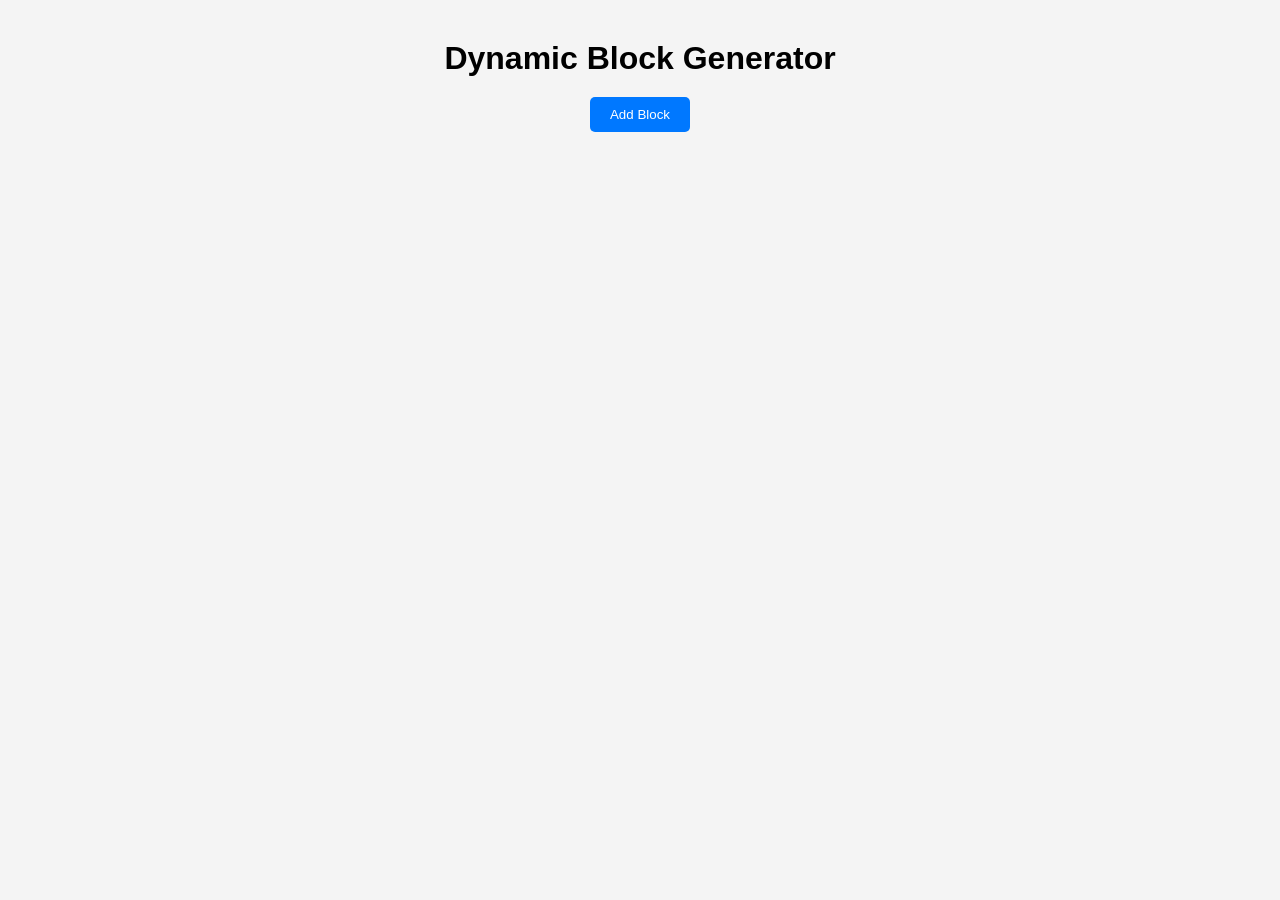
<file: index.html>
<!DOCTYPE html>
<html lang="en">
<head>
    <meta charset="UTF-8">
    <meta name="viewport" content="width=device-width, initial-scale=1.0">
    <title>Dynamic Blocks</title>
    <link rel="stylesheet" href="style.css">
</head>
<body>

    <div class="container">
        <h1>Dynamic Block Generator</h1>
        <button id="addBlockBtn">Add Block</button>
        <div id="blockContainer"></div>
    </div>

    <script src="script.js"></script>
</body>
</html>
</file>
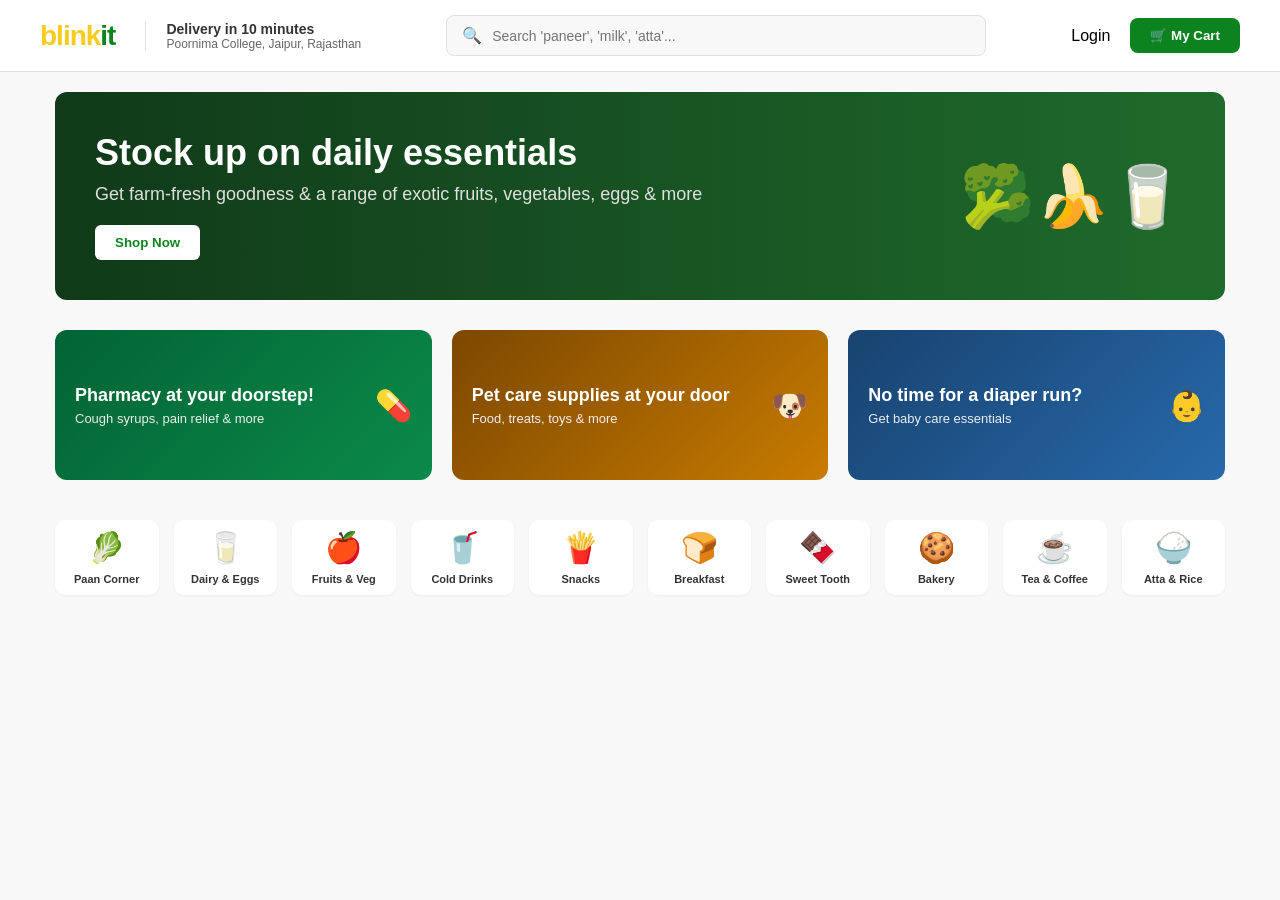
<file: Blinkit/index.html>
<!DOCTYPE html>
<html lang="en">
<head>
    <meta charset="UTF-8">
    <meta name="viewport" content="width=device-width, initial-scale=1.0">
    <title>Blinkit Clone</title>
    <!-- Link to the external CSS file -->
    <link rel="stylesheet" href="style.css">
</head>
<body>

    <!-- Header -->
    <header>
        <div class="header-left">
            <div class="logo">blink<span>it</span></div>
            <div class="location-box">
                <h4>Delivery in 10 minutes</h4>
                <p>Poornima College, Jaipur, Rajasthan</p>
            </div>
        </div>
        
        <div class="search-bar">
            <span>🔍</span> <input type="text" placeholder="Search 'paneer', 'milk', 'atta'...">
        </div>

        <div class="auth-buttons">
            <button class="login-btn">Login</button>
            <button class="cart-btn">🛒 My Cart</button>
        </div>
    </header>

    <!-- Main Content -->
    <div class="container">
        
        <!-- Hero Banner -->
        <div class="banner">
            <div class="banner-text">
                <h1>Stock up on daily essentials</h1>
                <p>Get farm-fresh goodness & a range of exotic fruits, vegetables, eggs & more</p>
                <button class="shop-btn">Shop Now</button>
            </div>
            <div class="banner-icons">🥦🍌🥛</div>
        </div>

        <!-- 3 Promo Cards -->
        <div class="promo-grid">
            <div class="promo-card card-1">
                <div>
                    <h3>Pharmacy at your doorstep!</h3>
                    <p>Cough syrups, pain relief & more</p>
                </div>
                <div>💊</div>
            </div>
            <div class="promo-card card-2">
                <div>
                    <h3>Pet care supplies at your door</h3>
                    <p>Food, treats, toys & more</p>
                </div>
                <div>🐶</div>
            </div>
            <div class="promo-card card-3">
                <div>
                    <h3>No time for a diaper run?</h3>
                    <p>Get baby care essentials</p>
                </div>
                <div>👶</div>
            </div>
        </div>

        <!-- Category Grid Row -->
        <div class="category-grid">
            <div class="category-item"><div class="cat-icon">🥬</div><span>Paan Corner</span></div>
            <div class="category-item"><div class="cat-icon">🥛</div><span>Dairy & Eggs</span></div>
            <div class="category-item"><div class="cat-icon">🍎</div><span>Fruits & Veg</span></div>
            <div class="category-item"><div class="cat-icon">🥤</div><span>Cold Drinks</span></div>
            <div class="category-item"><div class="cat-icon">🍟</div><span>Snacks</span></div>
            <div class="category-item"><div class="cat-icon">🍞</div><span>Breakfast</span></div>
            <div class="category-item"><div class="cat-icon">🍫</div><span>Sweet Tooth</span></div>
            <div class="category-item"><div class="cat-icon">🍪</div><span>Bakery</span></div>
            <div class="category-item"><div class="cat-icon">☕</div><span>Tea & Coffee</span></div>
            <div class="category-item"><div class="cat-icon">🍚</div><span>Atta & Rice</span></div>
        </div>

    </div>

</body>
</html>
</file>
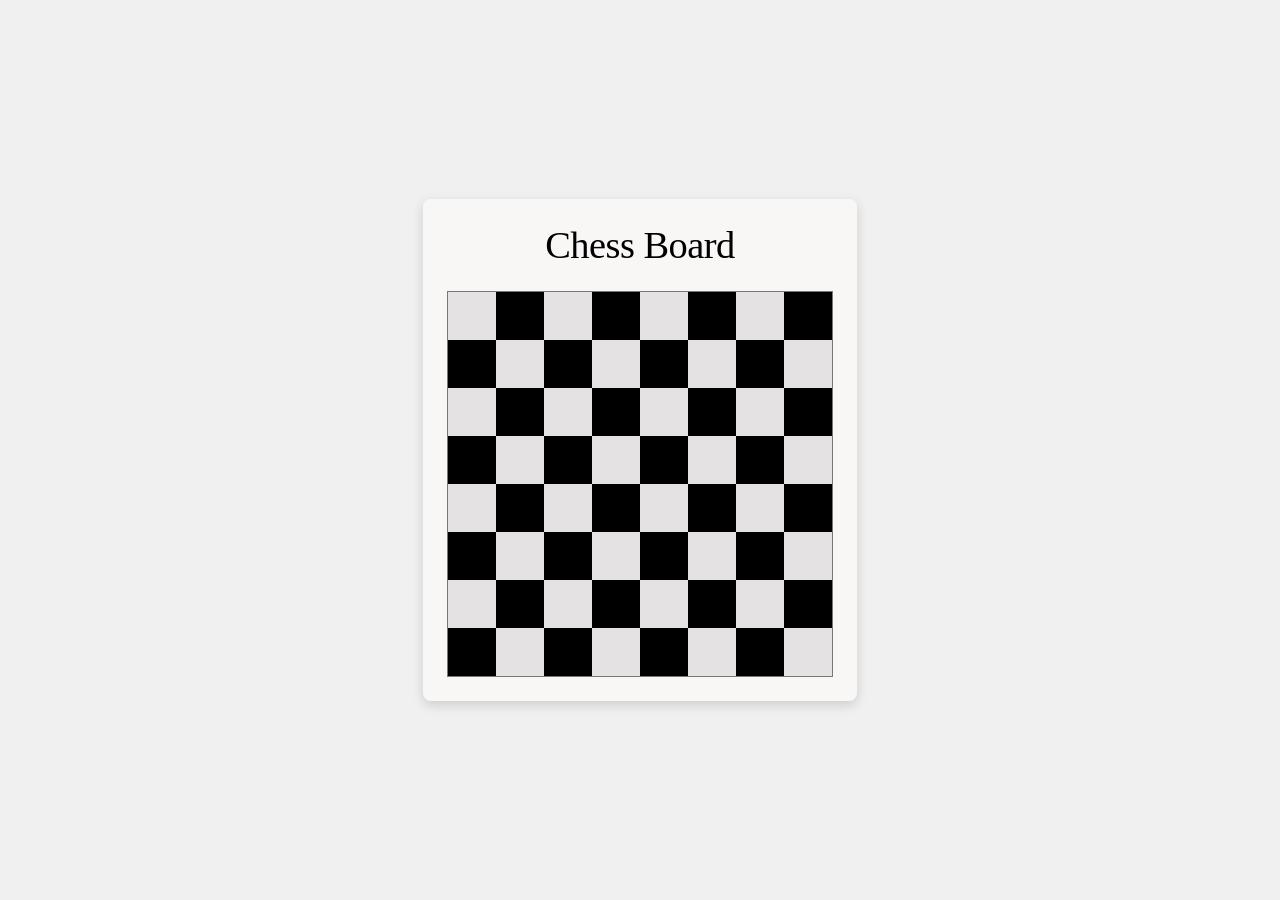
<file: chess/index.html>
<!DOCTYPE html>
<html lang="en">
<head>
  <meta charset="UTF-8">
  <meta name="viewport" content="width=device-width, initial-scale=1.0">
  <title>GeeksforGeeks Chessboard</title>
  <!-- Link to the external CSS file -->
  <link rel="stylesheet" href="style.css">
</head>
<body>

  <div class="container">
    <h1 class="logo-heading">Chess Board</h1>
    
    <div class="chessboard">
      <!-- Row 1 -->
      <div class="square light"></div><div class="square dark"></div><div class="square light"></div><div class="square dark"></div><div class="square light"></div><div class="square dark"></div><div class="square light"></div><div class="square dark"></div>
      <!-- Row 2 -->
      <div class="square dark"></div><div class="square light"></div><div class="square dark"></div><div class="square light"></div><div class="square dark"></div><div class="square light"></div><div class="square dark"></div><div class="square light"></div>
      <!-- Row 3 -->
      <div class="square light"></div><div class="square dark"></div><div class="square light"></div><div class="square dark"></div><div class="square light"></div><div class="square dark"></div><div class="square light"></div><div class="square dark"></div>
      <!-- Row 4 -->
      <div class="square dark"></div><div class="square light"></div><div class="square dark"></div><div class="square light"></div><div class="square dark"></div><div class="square light"></div><div class="square dark"></div><div class="square light"></div>
      <!-- Row 5 -->
      <div class="square light"></div><div class="square dark"></div><div class="square light"></div><div class="square dark"></div><div class="square light"></div><div class="square dark"></div><div class="square light"></div><div class="square dark"></div>
      <!-- Row 6 -->
      <div class="square dark"></div><div class="square light"></div><div class="square dark"></div><div class="square light"></div><div class="square dark"></div><div class="square light"></div><div class="square dark"></div><div class="square light"></div>
      <!-- Row 7 -->
      <div class="square light"></div><div class="square dark"></div><div class="square light"></div><div class="square dark"></div><div class="square light"></div><div class="square dark"></div><div class="square light"></div><div class="square dark"></div>
      <!-- Row 8 -->
      <div class="square dark"></div><div class="square light"></div><div class="square dark"></div><div class="square light"></div><div class="square dark"></div><div class="square light"></div><div class="square dark"></div><div class="square light"></div>
    </div>
  </div>

</body>
</html>
</file>
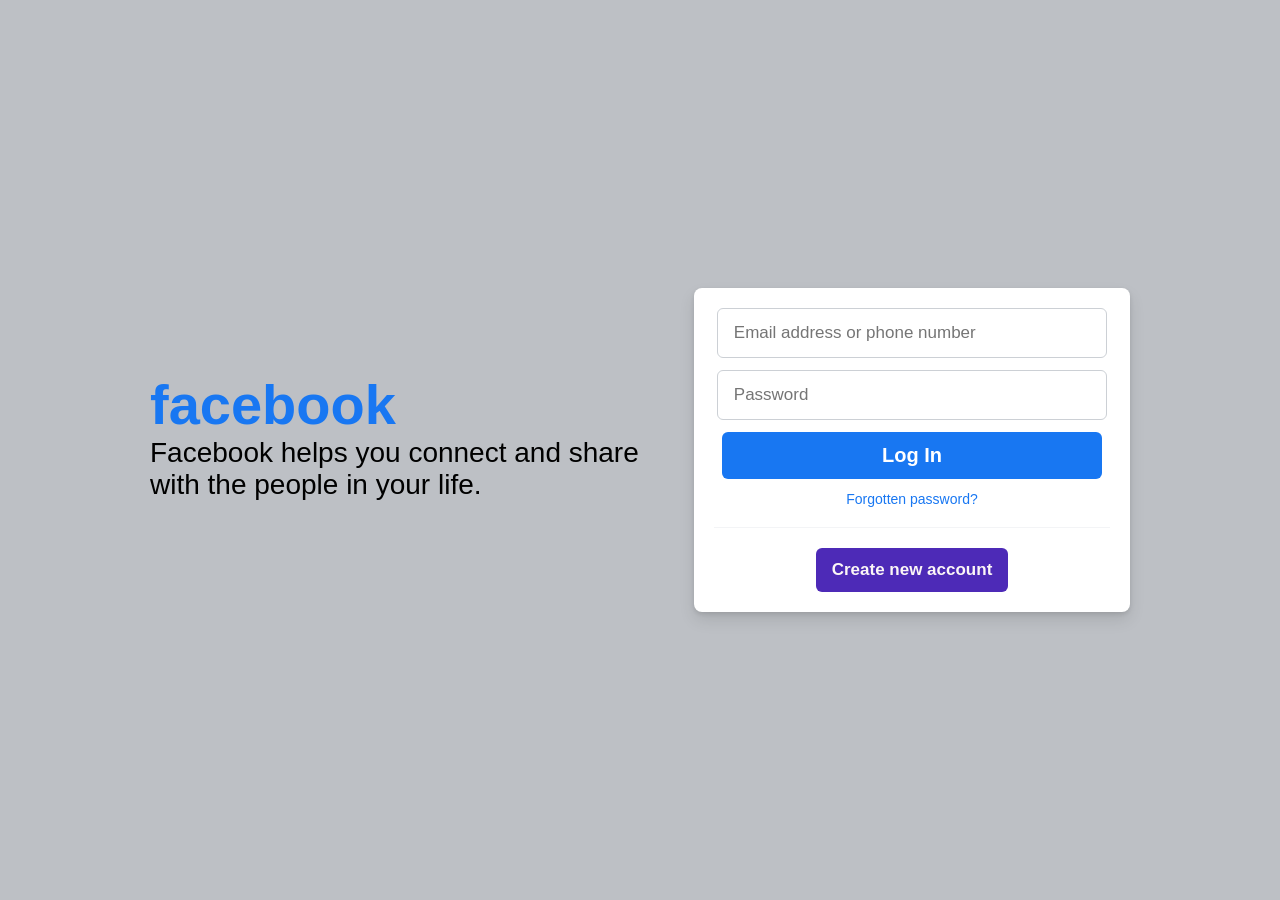
<file: Facebook/index.html>
<!DOCTYPE html>
<html>
<head>
    <title>Facebook - log in or sign up</title>
    <style>
        body {
            font-family: Helvetica, Arial, sans-serif;
            background-color: #bdc0c5;
            display: flex;
            justify-content: center;
            align-items: center;
            height: 100vh;
            margin: 0;
        }
        .container {
            display: flex;
            justify-content: space-between;
            align-items: center;
            width: 980px;
        }
        .left-side {
            width: 500px;
            padding-right: 32px;
        }
        .left-side h1 {
            color: #1877f2;
            font-size: 56px;
            margin: 0;
        }
        .left-side p {
            font-size: 28px;
            line-height: 32px;
            margin-top: 0;
        }
        .right-side {
            width: 396px;
            background-color: #ffffff;
            padding: 20px;
            border-radius: 8px;
            box-shadow: 0 2px 4px rgba(0, 0, 0, 0.1), 0 8px 16px rgba(0, 0, 0, 0.1);
            text-align: center;
        }
        .right-side input {
            width: 90%;
            padding: 14px 16px;
            font-size: 17px;
            border: 1px solid #ccd0d5;
            border-radius: 6px;
            margin-bottom: 12px;
        }
        .login-btn {
            width: 96%;
            background-color: #1877f2;
            color: white;
            border: none;
            border-radius: 6px;
            font-size: 20px;
            font-weight: bold;
            padding: 12px;
            cursor: pointer;
            margin-bottom: 12px;
        }
        .login-btn:hover {
            background-color: #166fe5;
        }
        .forgot-link {
            display: block;
            color: #1877f2;
            font-size: 14px;
            text-decoration: none;
            margin-bottom: 20px;
        }
        .forgot-link:hover {
            text-decoration: underline;
        }
        hr {
            border: none;
            border-top: 1px solid #f3f4f6;
            margin-bottom: 20px;
        }
        .create-btn {
            background-color: #4d2ab7;
            color: rgb(251, 246, 246);
            border: none;
            border-radius: 6px;
            font-size: 17px;
            font-weight: bold;
            padding: 12px 16px;
            cursor: pointer;
        }
        .create-btn:hover {
            background-color: #36a420;
        }
    </style>
</head>
<body>

    <div class="container">
        <!-- Left Side: Branding -->
        <div class="left-side">
            <h1>facebook</h1>
            <p>Facebook helps you connect and share with the people in your life.</p>
        </div>

        <!-- Right Side: Login Box -->
        <div class="right-side">
            <form>
                <input type="text" name="email" placeholder="Email address or phone number"><br>
                <input type="password" name="password" placeholder="Password"><br>
                <button type="submit" class="login-btn">Log In</button>
            </form>

            <a href="#" class="forgot-link">Forgotten password?</a>
            
            <hr>
            
            <button class="create-btn">Create new account</button>
        </div>
    </div>

</body>
</html>
</file>
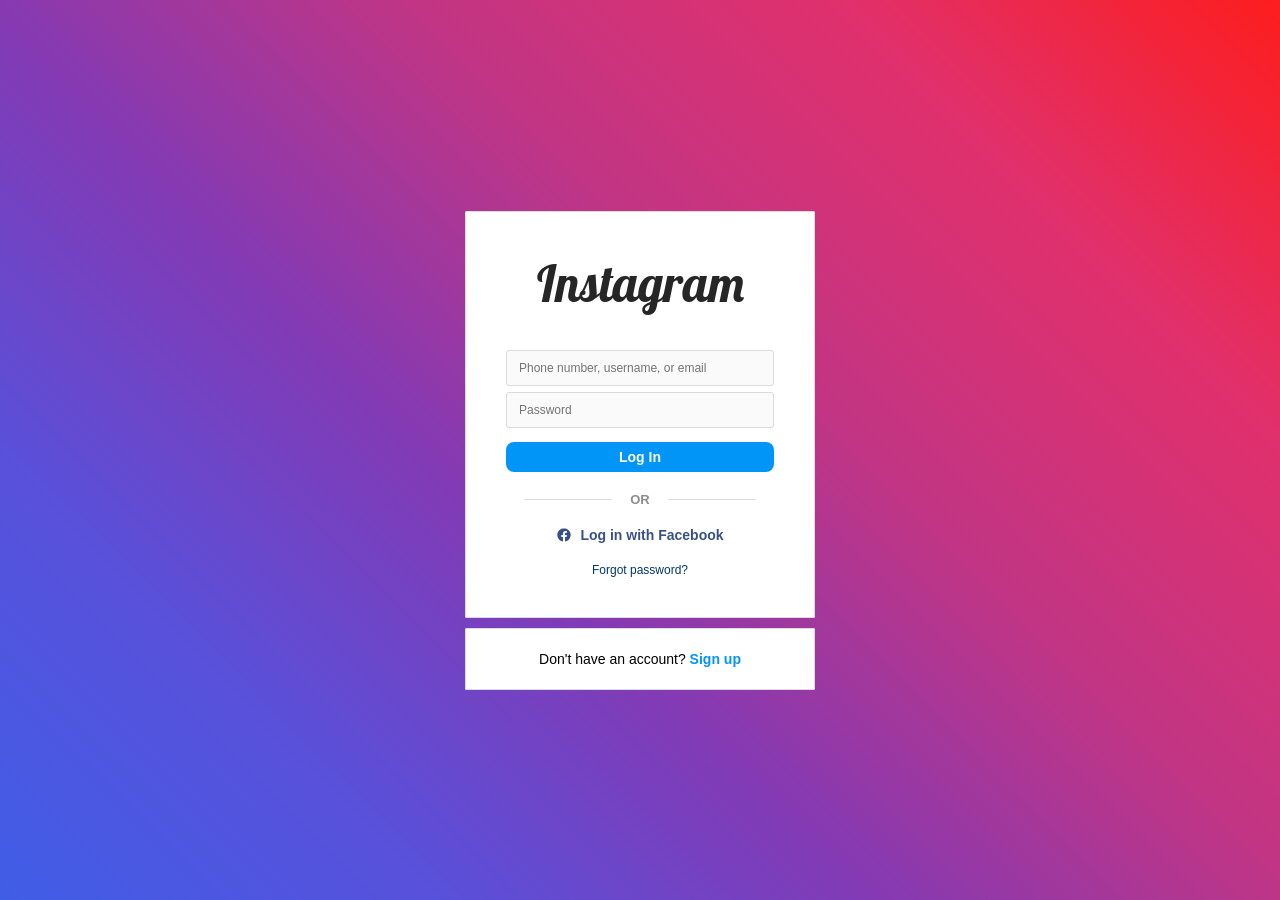
<file: Instagram/index.html>
<!DOCTYPE html>
<html lang="en">
<head>
    <meta charset="UTF-8">
    <meta name="viewport" content="width=device-width, initial-scale=1.0">
    <title>Login • Instagram</title>
    <!-- Link to external CSS -->
    <link rel="stylesheet" href="style.css">
</head>
<body>

    <div class="main-container">
        <!-- Login Card -->
        <div class="login-box">
            <div class="logo">Instagram</div>
            <form>
                <input type="text" name="username" placeholder="Phone number, username, or email">
                <input type="password" name="password" placeholder="Password">
                <button type="submit" class="login-btn">Log In</button>
            </form>
            
            <div class="or-divider">OR</div>
            
            <a href="#" class="fb-login">
                <svg class="fb-icon" viewBox="0 0 24 24" fill="#385185">
                    <path d="M12 2.04c-5.5 0-10 4.5-10 10 0 5 3.66 9.13 8.44 9.88v-6.99h-2.54v-2.89h2.54v-2.2c0-2.5 1.49-3.89 3.77-3.89 1.09 0 2.23.19 2.23.19v2.46h-1.26c-1.24 0-1.63.77-1.63 1.56v1.88h2.77l-.44 2.89h-2.33v6.99c4.78-.75 8.44-4.88 8.44-9.88 0-5.5-4.5-10-10-10z"/>
                </svg>
                Log in with Facebook
            </a>
            
            <a href="#" class="forgot-pw">Forgot password?</a>
        </div>

        <!-- Sign Up Card -->
        <div class="signup-box">
            Don't have an account? <a href="#">Sign up</a>
        </div>
    </div>

</body>
</html>
</file>
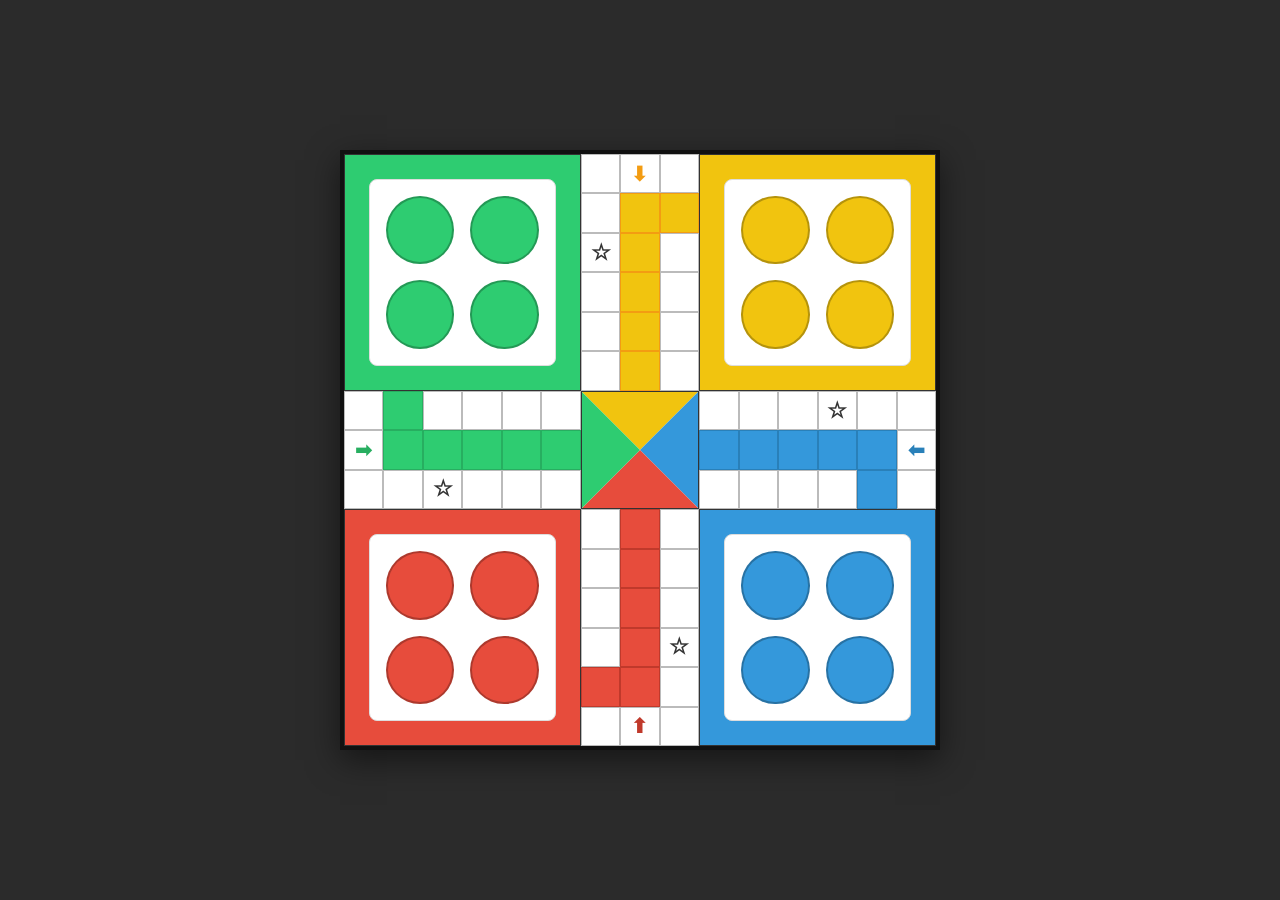
<file: ludo/index.html>
<!DOCTYPE html>
<html lang="en">
<head>
  <meta charset="UTF-8" />
  <meta name="viewport" content="width=device-width, initial-scale=1.0" />
  <title>Ludo Board</title>
  <!-- Link to the external CSS file -->
  <link rel="stylesheet" href="style.css">
</head>
<body>

  <div class="ludo-board">
    <!-- Green Base -->
    <div class="base base-green">
      <div class="base-inner">
        <div class="circle"></div><div class="circle"></div>
        <div class="circle"></div><div class="circle"></div>
      </div>
    </div>

    <!-- Yellow Base -->
    <div class="base base-yellow">
      <div class="base-inner">
        <div class="circle"></div><div class="circle"></div>
        <div class="circle"></div><div class="circle"></div>
      </div>
    </div>

    <!-- Red Base -->
    <div class="base base-red">
      <div class="base-inner">
        <div class="circle"></div><div class="circle"></div>
        <div class="circle"></div><div class="circle"></div>
      </div>
    </div>

    <!-- Blue Base -->
    <div class="base base-blue">
      <div class="base-inner">
        <div class="circle"></div><div class="circle"></div>
        <div class="circle"></div><div class="circle"></div>
      </div>
    </div>

    <!-- Center Triangles -->
    <div class="center-box">
      <div class="triangle-top"></div>
      <div class="triangle-right"></div>
      <div class="triangle-bottom"></div>
      <div class="triangle-left"></div>
    </div>

    <!-- TOP ARM (Columns 7 to 9, Rows 1 to 6) -->
    <!-- Row 1 -->
    <div class="cell" style="grid-area: 1/7;"></div>
    <div class="cell arrow text-y" style="grid-area: 1/8;">⬇</div>
    <div class="cell" style="grid-area: 1/9;"></div>
    <!-- Row 2 -->
    <div class="cell" style="grid-area: 2/7;"></div>
    <div class="cell bg-y" style="grid-area: 2/8;"></div>
    <div class="cell bg-y" style="grid-area: 2/9;"></div>
    <!-- Row 3 -->
    <div class="cell star" style="grid-area: 3/7;">☆</div>
    <div class="cell bg-y" style="grid-area: 3/8;"></div>
    <div class="cell" style="grid-area: 3/9;"></div>
    <!-- Row 4 -->
    <div class="cell" style="grid-area: 4/7;"></div>
    <div class="cell bg-y" style="grid-area: 4/8;"></div>
    <div class="cell" style="grid-area: 4/9;"></div>
    <!-- Row 5 -->
    <div class="cell" style="grid-area: 5/7;"></div>
    <div class="cell bg-y" style="grid-area: 5/8;"></div>
    <div class="cell" style="grid-area: 5/9;"></div>
    <!-- Row 6 -->
    <div class="cell" style="grid-area: 6/7;"></div>
    <div class="cell bg-y" style="grid-area: 6/8;"></div>
    <div class="cell" style="grid-area: 6/9;"></div>

    <!-- BOTTOM ARM (Columns 7 to 9, Rows 10 to 15) -->
    <!-- Row 10 -->
    <div class="cell" style="grid-area: 10/7;"></div>
    <div class="cell bg-r" style="grid-area: 10/8;"></div>
    <div class="cell" style="grid-area: 10/9;"></div>
    <!-- Row 11 -->
    <div class="cell" style="grid-area: 11/7;"></div>
    <div class="cell bg-r" style="grid-area: 11/8;"></div>
    <div class="cell" style="grid-area: 11/9;"></div>
    <!-- Row 12 -->
    <div class="cell" style="grid-area: 12/7;"></div>
    <div class="cell bg-r" style="grid-area: 12/8;"></div>
    <div class="cell" style="grid-area: 12/9;"></div>
    <!-- Row 13 -->
    <div class="cell" style="grid-area: 13/7;"></div>
    <div class="cell bg-r" style="grid-area: 13/8;"></div>
    <div class="cell star" style="grid-area: 13/9;">☆</div>
    <!-- Row 14 -->
    <div class="cell bg-r" style="grid-area: 14/7;"></div>
    <div class="cell bg-r" style="grid-area: 14/8;"></div>
    <div class="cell" style="grid-area: 14/9;"></div>
    <!-- Row 15 -->
    <div class="cell" style="grid-area: 15/7;"></div>
    <div class="cell arrow text-r" style="grid-area: 15/8;">⬆</div>
    <div class="cell" style="grid-area: 15/9;"></div>

    <!-- LEFT ARM (Columns 1 to 6, Rows 7 to 9) -->
    <!-- Row 7 -->
    <div class="cell" style="grid-area: 7/1;"></div>
    <div class="cell bg-g" style="grid-area: 7/2;"></div>
    <div class="cell" style="grid-area: 7/3;"></div>
    <div class="cell" style="grid-area: 7/4;"></div>
    <div class="cell" style="grid-area: 7/5;"></div>
    <div class="cell" style="grid-area: 7/6;"></div>
    <!-- Row 8 -->
    <div class="cell arrow text-g" style="grid-area: 8/1;">➡</div>
    <div class="cell bg-g" style="grid-area: 8/2;"></div>
    <div class="cell bg-g" style="grid-area: 8/3;"></div>
    <div class="cell bg-g" style="grid-area: 8/4;"></div>
    <div class="cell bg-g" style="grid-area: 8/5;"></div>
    <div class="cell bg-g" style="grid-area: 8/6;"></div>
    <!-- Row 9 -->
    <div class="cell" style="grid-area: 9/1;"></div>
    <div class="cell" style="grid-area: 9/2;"></div>
    <div class="cell star" style="grid-area: 9/3;">☆</div>
    <div class="cell" style="grid-area: 9/4;"></div>
    <div class="cell" style="grid-area: 9/5;"></div>
    <div class="cell" style="grid-area: 9/6;"></div>

    <!-- RIGHT ARM (Columns 10 to 15, Rows 7 to 9) -->
    <!-- Row 7 -->
    <div class="cell" style="grid-area: 7/10;"></div>
    <div class="cell" style="grid-area: 7/11;"></div>
    <div class="cell" style="grid-area: 7/12;"></div>
    <div class="cell star" style="grid-area: 7/13;">☆</div>
    <div class="cell" style="grid-area: 7/14;"></div>
    <div class="cell" style="grid-area: 7/15;"></div>
    <!-- Row 8 -->
    <div class="cell bg-b" style="grid-area: 8/10;"></div>
    <div class="cell bg-b" style="grid-area: 8/11;"></div>
    <div class="cell bg-b" style="grid-area: 8/12;"></div>
    <div class="cell bg-b" style="grid-area: 8/13;"></div>
    <div class="cell bg-b" style="grid-area: 8/14;"></div>
    <div class="cell arrow text-b" style="grid-area: 8/15;">⬅</div>
    <!-- Row 9 -->
    <div class="cell" style="grid-area: 9/10;"></div>
    <div class="cell" style="grid-area: 9/11;"></div>
    <div class="cell" style="grid-area: 9/12;"></div>
    <div class="cell" style="grid-area: 9/13;"></div>
    <div class="cell bg-b" style="grid-area: 9/14;"></div>
    <div class="cell" style="grid-area: 9/15;"></div>
  </div>

</body>
</html>
</file>
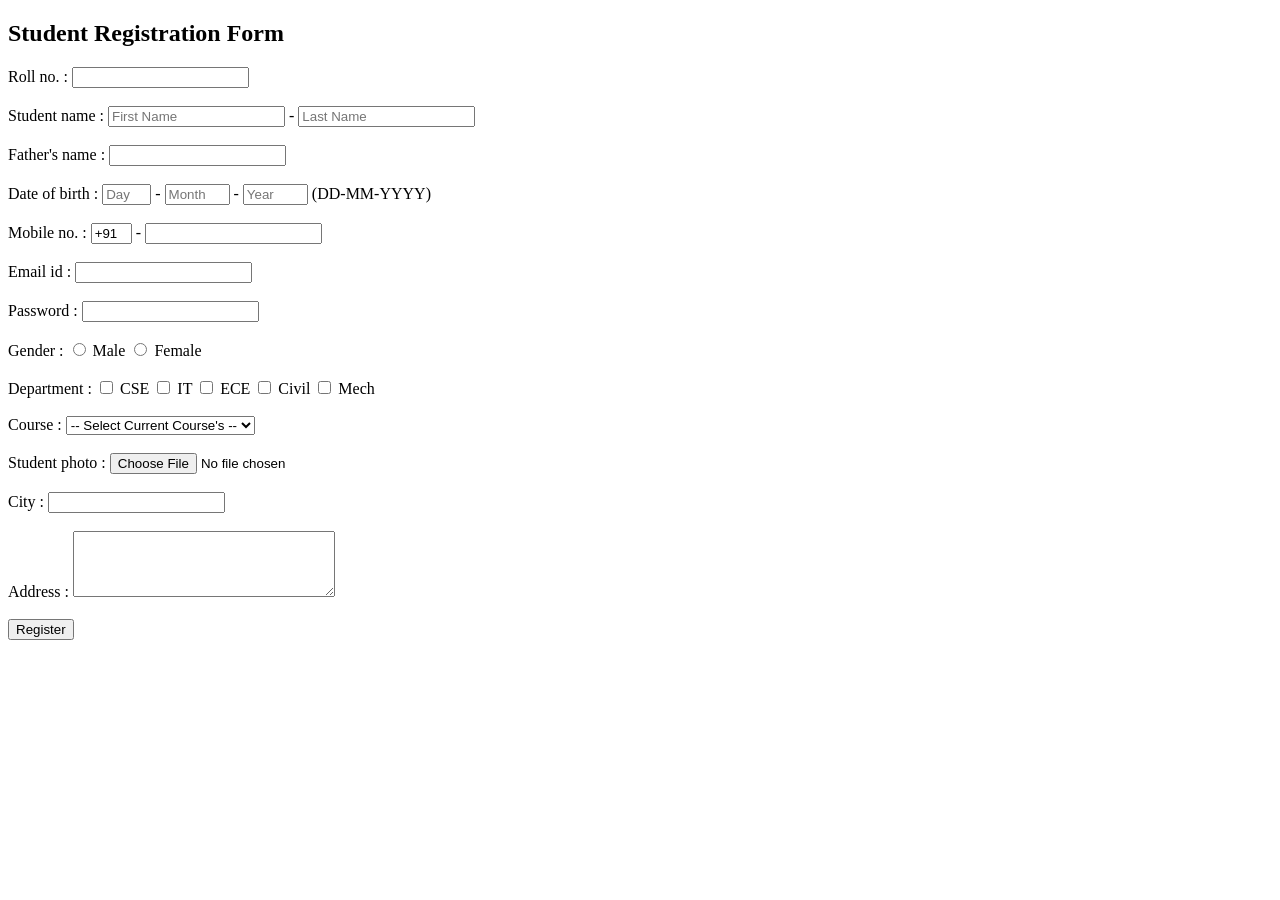
<file: Day 1/form.html>
<!DOCTYPE html>
<html>
<head>
    <title>Student Registration Form</title>
</head>
<body>

    <h2>Student Registration Form</h2>

    <form>
        Roll no. : <input type="text" name="rollno"><br><br>
        
        Student name : 
        <input type="text" name="firstname" placeholder="First Name"> - 
        <input type="text" name="lastname" placeholder="Last Name"><br><br>
        
        Father's name : <input type="text" name="fathername"><br><br>
        
        Date of birth : 
        <input type="text" name="day" placeholder="Day" size="4"> - 
        <input type="text" name="month" placeholder="Month" size="6"> - 
        <input type="text" name="year" placeholder="Year" size="6"> (DD-MM-YYYY)<br><br>
        
        Mobile no. : <input type="text" value="+91" size="3" readonly> - <input type="tel" name="mobile"><br><br>
        
        Email id : <input type="email" name="email"><br><br>
        
        Password : <input type="password" name="password"><br><br>
        
        Gender : 
        <input type="radio" name="gender" value="Male"> Male 
        <input type="radio" name="gender" value="Female"> Female<br><br>
        
        Department : 
        <input type="checkbox" name="dept" value="CSE"> CSE 
        <input type="checkbox" name="dept" value="IT"> IT 
        <input type="checkbox" name="dept" value="ECE"> ECE 
        <input type="checkbox" name="dept" value="Civil"> Civil 
        <input type="checkbox" name="dept" value="Mech"> Mech<br><br>
        
        Course : 
        <select name="course">
            <option>-- Select Current Course's --</option>
            <option value="btech">B.Tech</option>
            <option value="mtech">M.Tech</option>
            <option value="bca">BCA</option>
            <option value="mca">MCA</option>
        </select><br><br>
        
        Student photo : <input type="file" name="photo"><br><br>
        
        City : <input type="text" name="city"><br><br>
        
        Address : <textarea name="address" rows="4" cols="30"></textarea><br><br>
        
        <input type="submit" value="Register">
    </form>

</body>
</htm>
</file>
<file: style.css>
* {
    margin: 0;
    padding: 0;
    box-sizing: border-box;
    font-family: Arial, sans-serif;
}

body {
    background: #f4f4f4;
    display: flex;
    justify-content: center;
    padding: 40px;
}

.container {
    text-align: center;
}

h1 {
    margin-bottom: 20px;
}

button {
    padding: 10px 20px;
    border: none;
    background: #0078ff;
    color: white;
    border-radius: 5px;
    cursor: pointer;
    margin-bottom: 20px;
}

button:hover {
    background: #005fd1;
}

#blockContainer {
    display: flex;
    flex-wrap: wrap;
    gap: 10px;
    justify-content: center;
}

.block {
    width: 100px;
    height: 100px;
    border-radius: 10px;
    display: flex;
    align-items: center;
    justify-content: center;
    color: white;
    font-weight: bold;
    animation: fadeIn 0.4s ease;
}

@keyframes fadeIn {
    from {
        opacity: 0;
        transform: scale(0.8);
    }
    to {
        opacity: 1;
        transform: scale(1);
    }
}
</file>
<file: Blinkit/style.css>
* {
    box-sizing: border-box;
    margin: 0;
    padding: 0;
    font-family: Arial, sans-serif;
}

body {
    background-color: #f8f8f8;
    color: #333;
}

/* Header Navigation */
header {
    display: flex;
    justify-content: space-between;
    align-items: center;
    padding: 15px 40px;
    background-color: #fff;
    border-bottom: 1px solid #e0e0e0;
    position: sticky;
    top: 0;
    z-index: 100;
}

.header-left {
    display: flex;
    align-items: center;
    gap: 30px;
}

.logo {
    font-size: 28px;
    font-weight: bold;
    color: #f8cb1c;
    letter-spacing: -1px;
}

.logo span {
    color: #0c831f;
}

.location-box {
    border-left: 1px solid #e0e0e0;
    padding-left: 20px;
}

.location-box h4 {
    font-size: 14px;
    font-weight: bold;
}

.location-box p {
    font-size: 12px;
    color: #666;
}

.search-bar {
    flex: 0 0 45%;
    background-color: #f8f8f8;
    border: 1px solid #e0e0e0;
    border-radius: 8px;
    display: flex;
    align-items: center;
    padding: 10px 15px;
}

.search-bar input {
    border: none;
    background: transparent;
    outline: none;
    width: 100%;
    margin-left: 10px;
    font-size: 14px;
}

.auth-buttons {
    display: flex;
    align-items: center;
    gap: 20px;
}

.login-btn {
    background: none;
    border: none;
    font-size: 16px;
    cursor: pointer;
}

.cart-btn {
    background-color: #0c831f;
    color: white;
    border: none;
    padding: 10px 20px;
    border-radius: 8px;
    font-weight: bold;
    display: flex;
    align-items: center;
    gap: 8px;
    cursor: pointer;
}

/* Main Container */
.container {
    max-width: 1200px;
    margin: 20px auto;
    padding: 0 15px;
}

/* Hero Banner */
.banner {
    background: linear-gradient(90deg, #103a19 0%, #1f6b2b 100%);
    border-radius: 12px;
    color: white;
    display: flex;
    justify-content: space-between;
    align-items: center;
    padding: 40px;
    margin-bottom: 30px;
}

.banner-text h1 {
    font-size: 36px;
    margin-bottom: 10px;
}

.banner-text p {
    font-size: 18px;
    color: #e0e0e0;
    margin-bottom: 20px;
}

.shop-btn {
    background-color: white;
    color: #0c831f;
    border: none;
    padding: 10px 20px;
    border-radius: 6px;
    font-weight: bold;
    cursor: pointer;
}

.banner-icons {
    font-size: 60px;
}

/* Promo Cards Row */
.promo-grid {
    display: grid;
    grid-template-columns: repeat(3, 1fr);
    gap: 20px;
    margin-bottom: 40px;
}

.promo-card {
    border-radius: 12px;
    padding: 20px;
    color: white;
    display: flex;
    justify-content: space-between;
    align-items: center;
    height: 150px;
    font-size: 30px;
}

.card-1 { background: linear-gradient(135deg, #026334, #0b8a4a); }
.card-2 { background: linear-gradient(135deg, #7c4700, #c87c00); }
.card-3 { background: linear-gradient(135deg, #18436f, #2769ab); }

.promo-card h3 {
    font-size: 18px;
    margin-bottom: 5px;
}

.promo-card p {
    font-size: 13px;
    opacity: 0.9;
}

/* Category Grid */
.category-grid {
    display: grid;
    grid-template-columns: repeat(10, 1fr);
    gap: 15px;
    margin-bottom: 30px;
}

.category-item {
    background: white;
    border-radius: 10px;
    text-align: center;
    padding: 10px;
    box-shadow: 0 1px 3px rgba(0,0,0,0.05);
}

.cat-icon {
    font-size: 30px;
    margin-bottom: 8px;
}

.category-item span {
    font-size: 11px;
    color: #333;
    font-weight: 600;
    display: block;
}
</file>
<file: chess/style.css>
* {
  box-sizing: border-box;
  margin: 0;
  padding: 0;
}

body {
  display: flex;
  justify-content: center;
  align-items: center;
  min-height: 100vh;
  background-color: #f0f0f0;
  font-family: Georgia, serif;
}

.container {
  display: flex;
  flex-direction: column;
  align-items: center;
  background-color: #f9f6f6;
  padding: 24px;
  border-radius: 8px;
  box-shadow: 0 4px 12px rgba(0, 0, 0, 0.15);
}

.logo-heading {
  color: #000000;
  font-size: 2.4rem;
  font-weight: 500;
  margin-bottom: 24px;
  letter-spacing: -0.5px;
}

/* 8x8 Grid Container */
.chessboard {
  display: grid;
  grid-template-columns: repeat(8, 48px);
  grid-template-rows: repeat(8, 48px);
  border: 1px solid #777;
}

/* Base square style */
.square {
  width: 48px;
  height: 48px;
}

.light {
  background-color: rgb(228, 226, 227);
}

.dark {
  background-color: #000000;
}
</file>
<file: Instagram/style.css>
@import url('https://fonts.googleapis.com/css2?family=Lobster&display=swap');

* {
    box-sizing: border-box;
    margin: 0;
    padding: 0;
}

body {
    font-family: -apple-system, BlinkMacSystemFont, "Segoe UI", Roboto, Helvetica, Arial, sans-serif;
    background: linear-gradient(45deg, #405de6, #5851db, #833ab4, #c13584, #e1306c, #fd1d1d);
    display: flex;
    justify-content: center;
    align-items: center;
    height: 100vh;
}

.main-container {
    display: flex;
    flex-direction: column;
    gap: 10px;
    width: 350px;
}

.login-box {
    background-color: #ffffff;
    border: 1px solid #dbdbdb;
    padding: 40px;
    text-align: center;
    border-radius: 1px;
}

.logo {
    font-family: 'Lobster', cursive;
    font-size: 50px;
    margin-bottom: 35px;
    color: #262626;
}

input {
    width: 100%;
    padding: 10px 12px;
    margin-bottom: 6px;
    background-color: #fafafa;
    border: 1px solid #dbdbdb;
    border-radius: 3px;
    font-size: 12px;
    outline: none;
}

input:focus {
    border-color: #a8a8a8;
}

.login-btn {
    width: 100%;
    background-color: #0095f6;
    color: white;
    border: none;
    padding: 7px;
    font-weight: 600;
    border-radius: 8px;
    cursor: pointer;
    margin-top: 8px;
    font-size: 14px;
}

.login-btn:hover {
    background-color: #1877f2;
}

.or-divider {
    display: flex;
    align-items: center;
    margin: 20px 0;
    color: #8e8e8e;
    font-weight: 600;
    font-size: 13px;
}

.or-divider::before, .or-divider::after {
    content: "";
    flex: 1;
    height: 1px;
    background: #dbdbdb;
    margin: 0 18px;
}

.fb-login {
    color: #385185;
    font-weight: 600;
    text-decoration: none;
    font-size: 14px;
    display: inline-flex;
    align-items: center;
    gap: 8px;
    margin-bottom: 20px;
}

.fb-icon {
    width: 16px;
    height: 16px;
}

.forgot-pw {
    color: #00376b;
    text-decoration: none;
    font-size: 12px;
    display: block;
}

.signup-box {
    background-color: #ffffff;
    border: 1px solid #dbdbdb;
    padding: 22px;
    text-align: center;
    border-radius: 1px;
    font-size: 14px;
}

.signup-box a {
    color: #0095f6;
    text-decoration: none;
    font-weight: 600;
}
</file>
<file: ludo/style.css>
* {
  box-sizing: border-box;
  margin: 0;
  padding: 0;
}

body {
  display: flex;
  justify-content: center;
  align-items: center;
  min-height: 100vh;
  background: #2b2b2b;
}

/* Colors */
:root {
  --green: #2ecc71;
  --yellow: #f1c40f;
  --red: #e74c3c;
  --blue: #3498db;
  --border-color: #333;
}

/* Board Container */
.ludo-board {
  width: 600px;
  height: 600px;
  background: #fff;
  display: grid;
  grid-template-columns: repeat(15, 1fr);
  grid-template-rows: repeat(15, 1fr);
  border: 4px solid #111;
  box-shadow: 0 10px 30px rgba(0, 0, 0, 0.5);
}

/* Cells */
.cell {
  border: 0.5px solid #bbb;
  display: flex;
  justify-content: center;
  align-items: center;
  font-size: 18px;
  font-weight: bold;
  user-select: none;
}

/* Safe stars & arrows */
.star {
  color: #333;
  font-size: 22px;
}

.arrow {
  font-size: 20px;
  font-weight: bold;
}

/* Corner Bases */
.base {
  padding: 24px;
  display: flex;
  justify-content: center;
  align-items: center;
  border: 1px solid var(--border-color);
}

.base-inner {
  width: 100%;
  height: 100%;
  background: #fff;
  border-radius: 8px;
  display: grid;
  grid-template-columns: 1fr 1fr;
  grid-template-rows: 1fr 1fr;
  gap: 16px;
  padding: 16px;
  border: 1px solid #ddd;
}

.circle {
  border-radius: 50%;
  border: 2px solid rgba(0, 0, 0, 0.25);
}

/* Specific Base Placements */
.base-green {
  grid-area: 1 / 1 / 7 / 7;
  background: var(--green);
}
.base-green .circle { background: var(--green); }

.base-yellow {
  grid-area: 1 / 10 / 7 / 16;
  background: var(--yellow);
}
.base-yellow .circle { background: var(--yellow); }

.base-red {
  grid-area: 10 / 1 / 16 / 7;
  background: var(--red);
}
.base-red .circle { background: var(--red); }

.base-blue {
  grid-area: 10 / 10 / 16 / 16;
  background: var(--blue);
}
.base-blue .circle { background: var(--blue); }

/* Center Triangle Box */
.center-box {
  grid-area: 7 / 7 / 10 / 10;
  position: relative;
  overflow: hidden;
  border: 1px solid var(--border-color);
}

.triangle-top {
  position: absolute;
  top: 0; left: 0; width: 100%; height: 100%;
  background: var(--yellow);
  clip-path: polygon(0 0, 100% 0, 50% 50%);
}

.triangle-right {
  position: absolute;
  top: 0; left: 0; width: 100%; height: 100%;
  background: var(--blue);
  clip-path: polygon(100% 0, 100% 100%, 50% 50%);
}

.triangle-bottom {
  position: absolute;
  top: 0; left: 0; width: 100%; height: 100%;
  background: var(--red);
  clip-path: polygon(0 100%, 100% 100%, 50% 50%);
}

.triangle-left {
  position: absolute;
  top: 0; left: 0; width: 100%; height: 100%;
  background: var(--green);
  clip-path: polygon(0 0, 0 100%, 50% 50%);
}

/* Path Fill Classes */
.bg-g { background: var(--green); border-color: #27ae60; }
.bg-y { background: var(--yellow); border-color: #f39c12; }
.bg-r { background: var(--red); border-color: #c0392b; }
.bg-b { background: var(--blue); border-color: #2980b9; }

.text-g { color: #27ae60; }
.text-y { color: #f39c12; }
.text-r { color: #c0392b; }
.text-b { color: #2980b9; }
</file>
